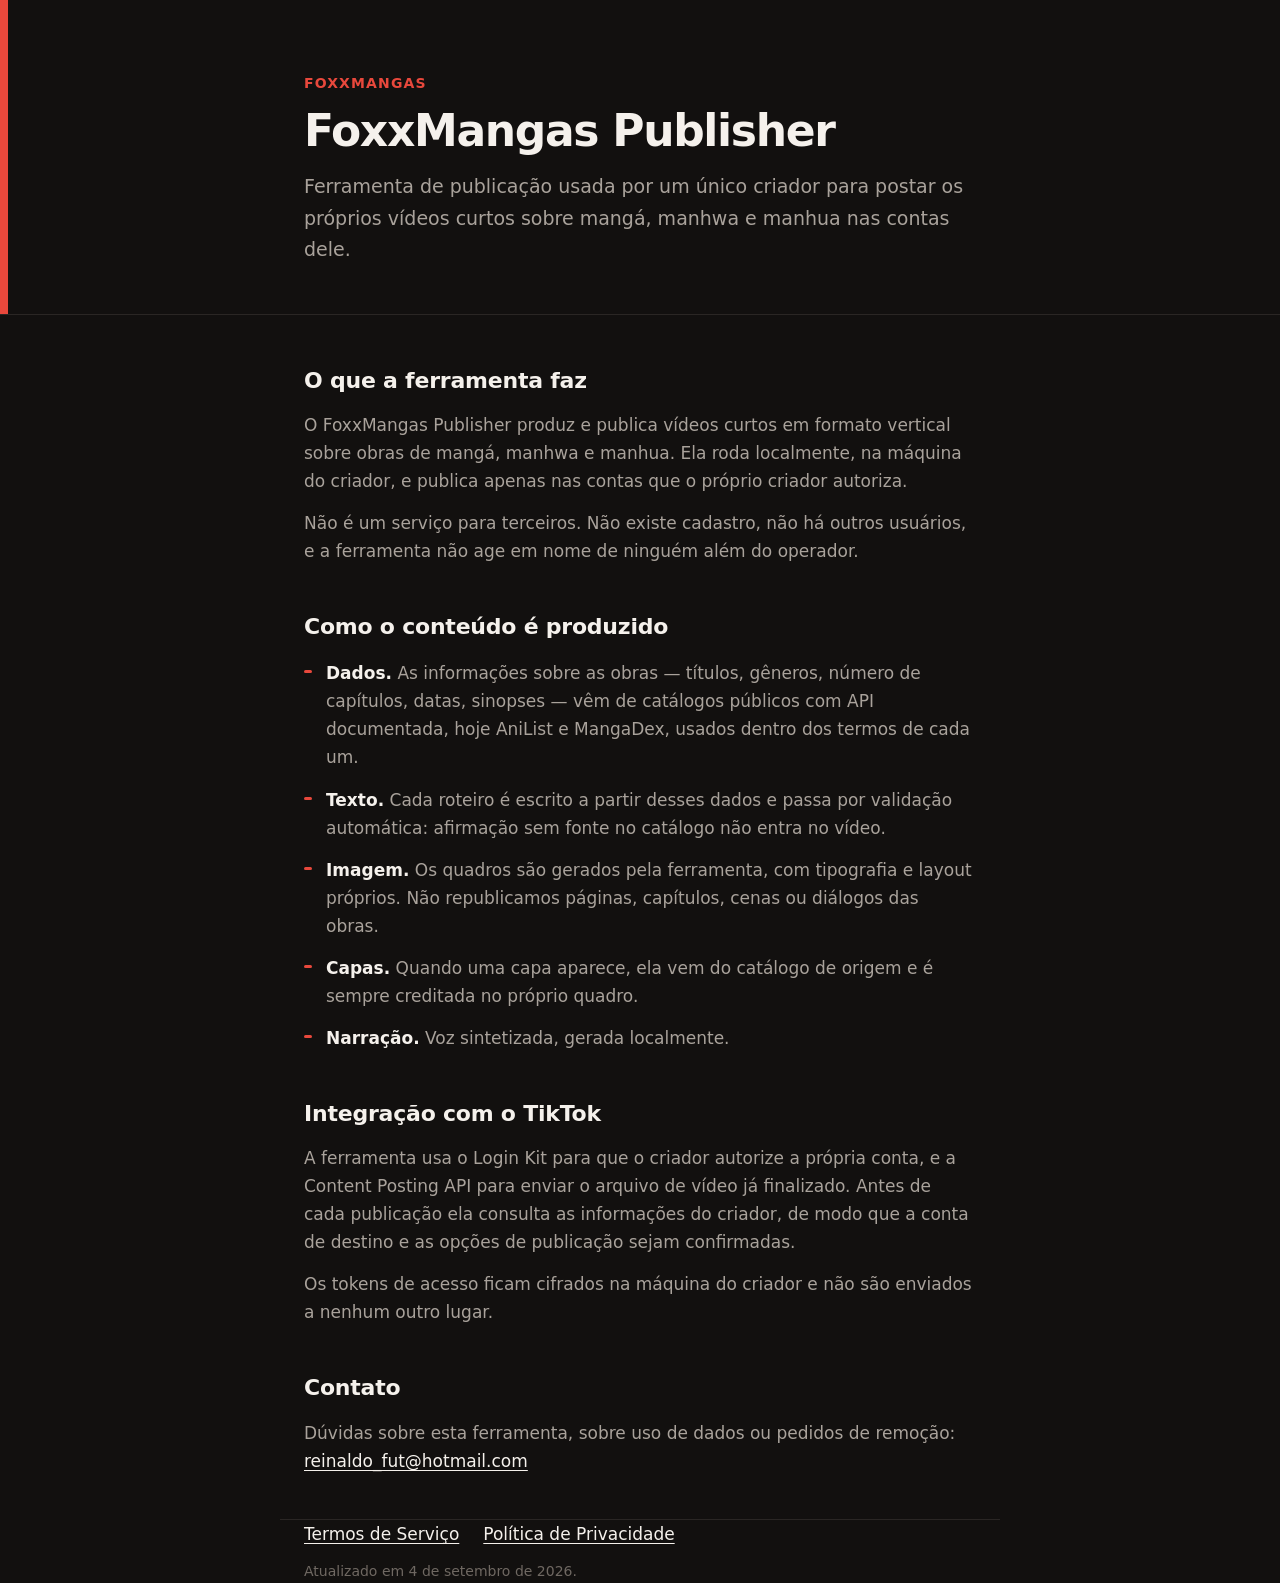
<file: index.html>
<!doctype html>
<html lang="pt-BR">
<head>
<meta charset="utf-8">
<meta name="viewport" content="width=device-width, initial-scale=1">
<title>FoxxMangas Publisher</title>
<link rel="stylesheet" href="style.css">
</head>
<body>

<header>
  <div class="rail"></div>
  <div class="wrap">
    <p class="eyebrow">FoxxMangas</p>
    <h1>FoxxMangas Publisher</h1>
    <p class="lead">
      Ferramenta de publicação usada por um único criador para postar os
      próprios vídeos curtos sobre mangá, manhwa e manhua nas contas dele.
    </p>
  </div>
</header>

<main class="wrap">

  <section>
    <h2>O que a ferramenta faz</h2>
    <p>
      O FoxxMangas Publisher produz e publica vídeos curtos em formato vertical
      sobre obras de mangá, manhwa e manhua. Ela roda localmente, na máquina do
      criador, e publica apenas nas contas que o próprio criador autoriza.
    </p>
    <p>
      Não é um serviço para terceiros. Não existe cadastro, não há outros
      usuários, e a ferramenta não age em nome de ninguém além do operador.
    </p>
  </section>

  <section>
    <h2>Como o conteúdo é produzido</h2>
    <ul>
      <li>
        <strong>Dados.</strong> As informações sobre as obras — títulos, gêneros,
        número de capítulos, datas, sinopses — vêm de catálogos públicos com API
        documentada, hoje AniList e MangaDex, usados dentro dos termos de cada um.
      </li>
      <li>
        <strong>Texto.</strong> Cada roteiro é escrito a partir desses dados e
        passa por validação automática: afirmação sem fonte no catálogo não entra
        no vídeo.
      </li>
      <li>
        <strong>Imagem.</strong> Os quadros são gerados pela ferramenta, com
        tipografia e layout próprios. Não republicamos páginas, capítulos,
        cenas ou diálogos das obras.
      </li>
      <li>
        <strong>Capas.</strong> Quando uma capa aparece, ela vem do catálogo de
        origem e é sempre creditada no próprio quadro.
      </li>
      <li>
        <strong>Narração.</strong> Voz sintetizada, gerada localmente.
      </li>
    </ul>
  </section>

  <section>
    <h2>Integração com o TikTok</h2>
    <p>
      A ferramenta usa o Login Kit para que o criador autorize a própria conta, e
      a Content Posting API para enviar o arquivo de vídeo já finalizado. Antes de
      cada publicação ela consulta as informações do criador, de modo que a conta
      de destino e as opções de publicação sejam confirmadas.
    </p>
    <p>
      Os tokens de acesso ficam cifrados na máquina do criador e não são enviados
      a nenhum outro lugar.
    </p>
  </section>

  <section>
    <h2>Contato</h2>
    <p>
      Dúvidas sobre esta ferramenta, sobre uso de dados ou pedidos de remoção:
      <a href="mailto:reinaldo_fut@hotmail.com">reinaldo_fut@hotmail.com</a>
    </p>
  </section>

</main>

<footer class="wrap">
  <nav>
    <a href="terms.html">Termos de Serviço</a>
    <a href="privacy.html">Política de Privacidade</a>
  </nav>
  <p class="fine">Atualizado em 4 de setembro de 2026.</p>
</footer>

</body>
</html>
</file>
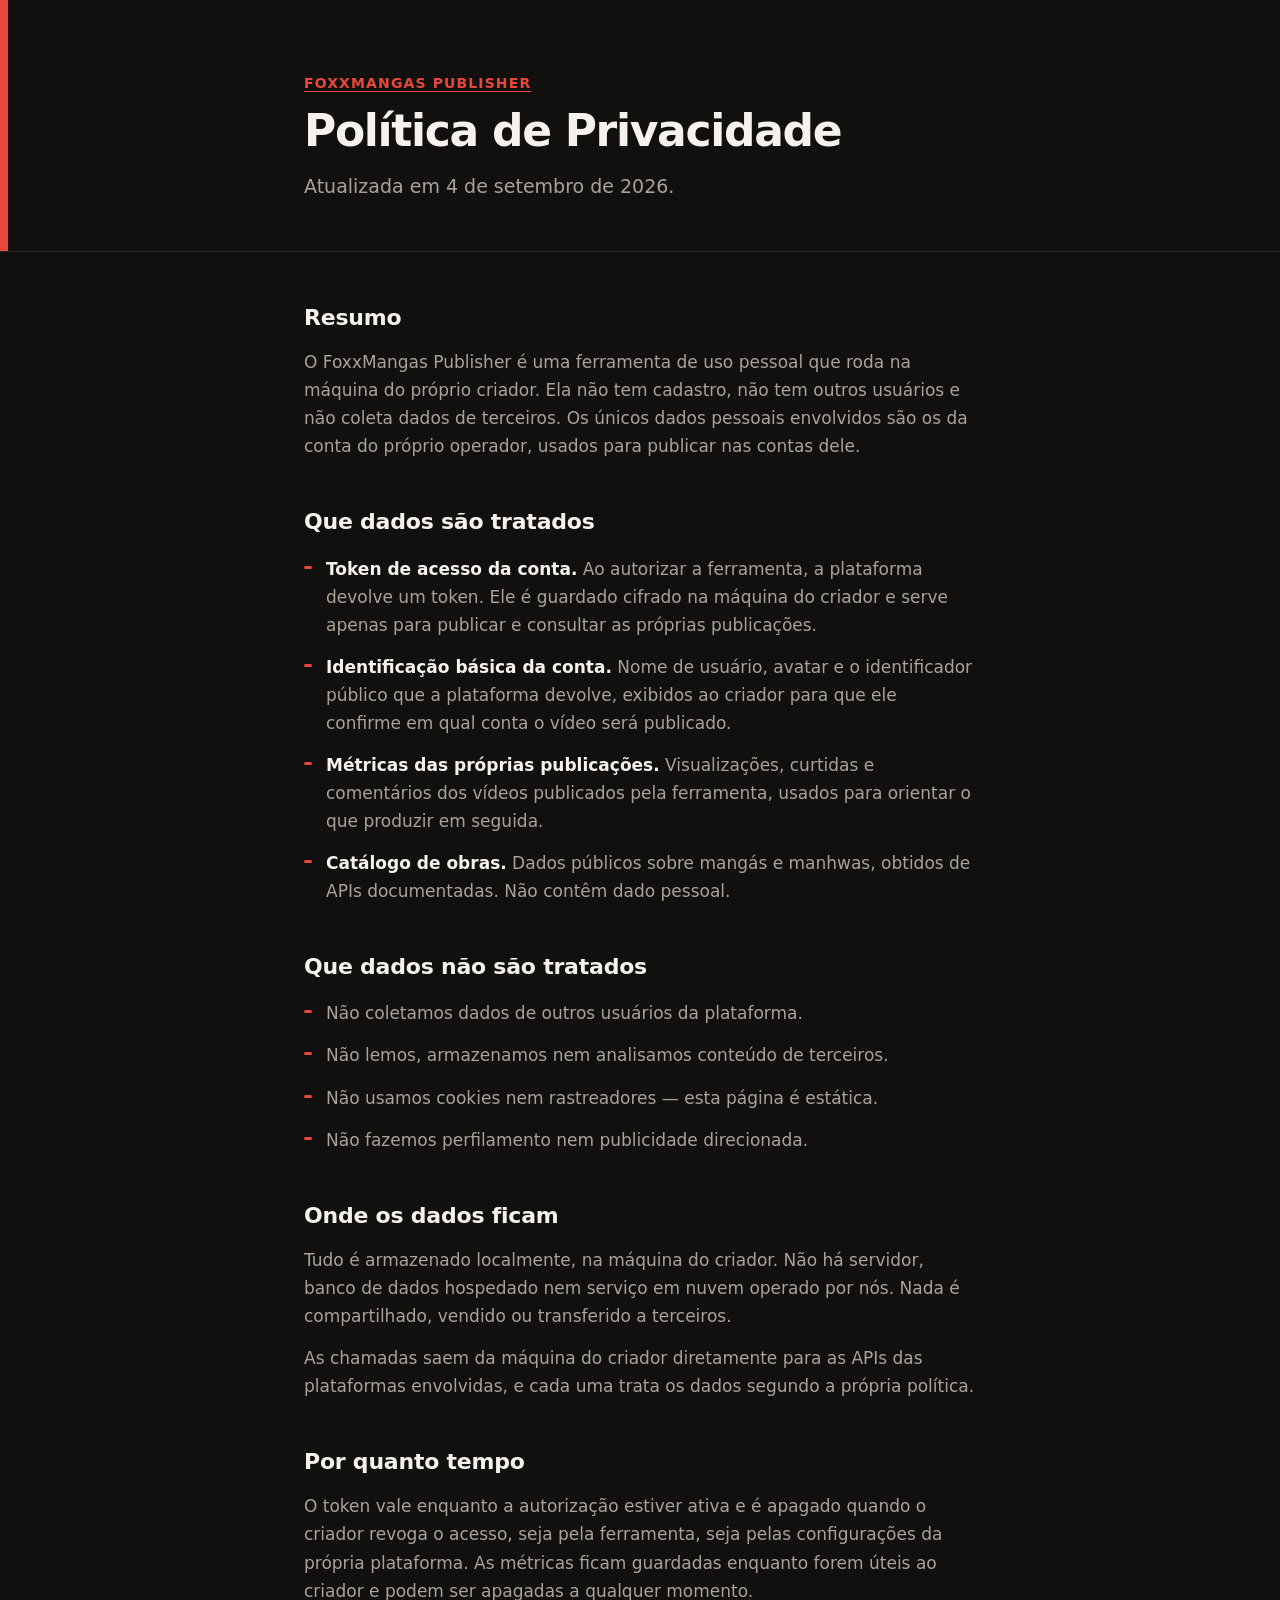
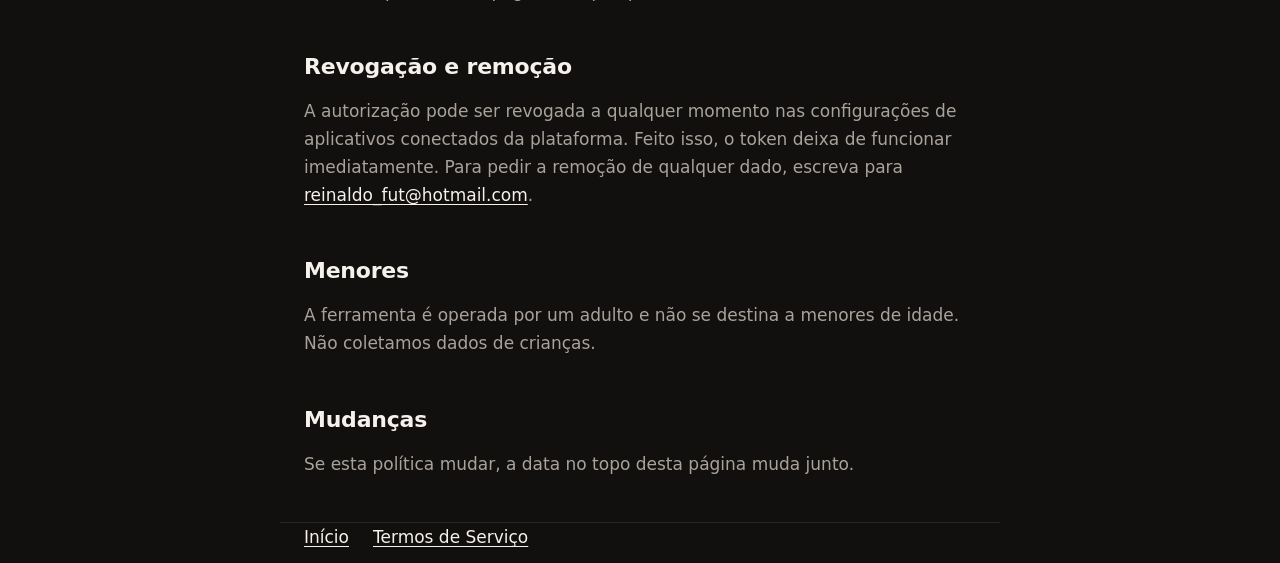
<file: privacy.html>
<!doctype html>
<html lang="pt-BR">
<head>
<meta charset="utf-8">
<meta name="viewport" content="width=device-width, initial-scale=1">
<title>Política de Privacidade — FoxxMangas Publisher</title>
<link rel="stylesheet" href="style.css">
</head>
<body>

<header>
  <div class="rail"></div>
  <div class="wrap">
    <p class="eyebrow"><a href="index.html">FoxxMangas Publisher</a></p>
    <h1>Política de Privacidade</h1>
    <p class="lead">Atualizada em 4 de setembro de 2026.</p>
  </div>
</header>

<main class="wrap">

  <section>
    <h2>Resumo</h2>
    <p>
      O FoxxMangas Publisher é uma ferramenta de uso pessoal que roda na máquina
      do próprio criador. Ela não tem cadastro, não tem outros usuários e não
      coleta dados de terceiros. Os únicos dados pessoais envolvidos são os da
      conta do próprio operador, usados para publicar nas contas dele.
    </p>
  </section>

  <section>
    <h2>Que dados são tratados</h2>
    <ul>
      <li>
        <strong>Token de acesso da conta.</strong> Ao autorizar a ferramenta, a
        plataforma devolve um token. Ele é guardado cifrado na máquina do
        criador e serve apenas para publicar e consultar as próprias
        publicações.
      </li>
      <li>
        <strong>Identificação básica da conta.</strong> Nome de usuário, avatar
        e o identificador público que a plataforma devolve, exibidos ao criador
        para que ele confirme em qual conta o vídeo será publicado.
      </li>
      <li>
        <strong>Métricas das próprias publicações.</strong> Visualizações,
        curtidas e comentários dos vídeos publicados pela ferramenta, usados
        para orientar o que produzir em seguida.
      </li>
      <li>
        <strong>Catálogo de obras.</strong> Dados públicos sobre mangás e
        manhwas, obtidos de APIs documentadas. Não contêm dado pessoal.
      </li>
    </ul>
  </section>

  <section>
    <h2>Que dados não são tratados</h2>
    <ul>
      <li>Não coletamos dados de outros usuários da plataforma.</li>
      <li>Não lemos, armazenamos nem analisamos conteúdo de terceiros.</li>
      <li>Não usamos cookies nem rastreadores — esta página é estática.</li>
      <li>Não fazemos perfilamento nem publicidade direcionada.</li>
    </ul>
  </section>

  <section>
    <h2>Onde os dados ficam</h2>
    <p>
      Tudo é armazenado localmente, na máquina do criador. Não há servidor,
      banco de dados hospedado nem serviço em nuvem operado por nós. Nada é
      compartilhado, vendido ou transferido a terceiros.
    </p>
    <p>
      As chamadas saem da máquina do criador diretamente para as APIs das
      plataformas envolvidas, e cada uma trata os dados segundo a própria
      política.
    </p>
  </section>

  <section>
    <h2>Por quanto tempo</h2>
    <p>
      O token vale enquanto a autorização estiver ativa e é apagado quando o
      criador revoga o acesso, seja pela ferramenta, seja pelas configurações da
      própria plataforma. As métricas ficam guardadas enquanto forem úteis ao
      criador e podem ser apagadas a qualquer momento.
    </p>
  </section>

  <section>
    <h2>Revogação e remoção</h2>
    <p>
      A autorização pode ser revogada a qualquer momento nas configurações de
      aplicativos conectados da plataforma. Feito isso, o token deixa de
      funcionar imediatamente. Para pedir a remoção de qualquer dado, escreva
      para <a href="mailto:reinaldo_fut@hotmail.com">reinaldo_fut@hotmail.com</a>.
    </p>
  </section>

  <section>
    <h2>Menores</h2>
    <p>
      A ferramenta é operada por um adulto e não se destina a menores de idade.
      Não coletamos dados de crianças.
    </p>
  </section>

  <section>
    <h2>Mudanças</h2>
    <p>
      Se esta política mudar, a data no topo desta página muda junto.
    </p>
  </section>

</main>

<footer class="wrap">
  <nav>
    <a href="index.html">Início</a>
    <a href="terms.html">Termos de Serviço</a>
  </nav>
</footer>

</body>
</html>
</file>
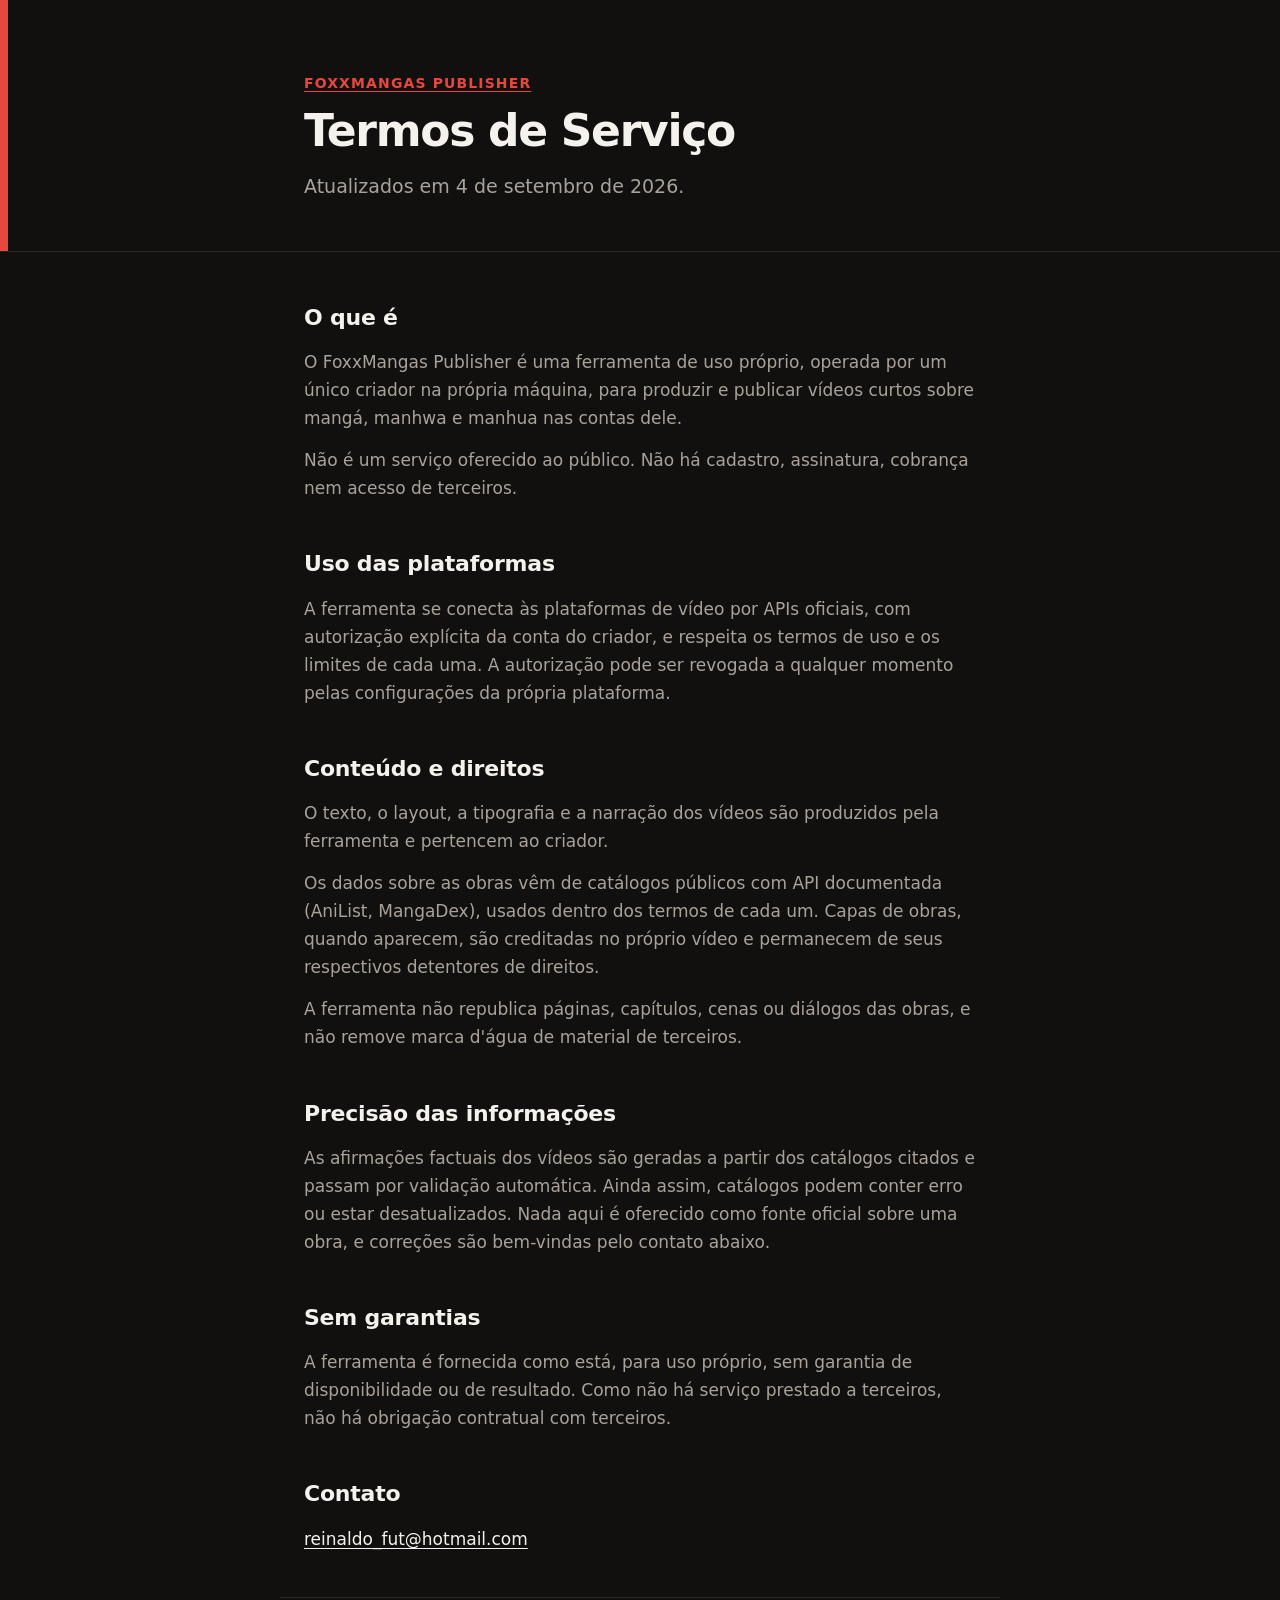
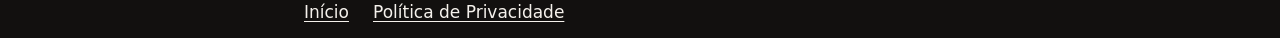
<file: terms.html>
<!doctype html>
<html lang="pt-BR">
<head>
<meta charset="utf-8">
<meta name="viewport" content="width=device-width, initial-scale=1">
<title>Termos de Serviço — FoxxMangas Publisher</title>
<link rel="stylesheet" href="style.css">
</head>
<body>

<header>
  <div class="rail"></div>
  <div class="wrap">
    <p class="eyebrow"><a href="index.html">FoxxMangas Publisher</a></p>
    <h1>Termos de Serviço</h1>
    <p class="lead">Atualizados em 4 de setembro de 2026.</p>
  </div>
</header>

<main class="wrap">

  <section>
    <h2>O que é</h2>
    <p>
      O FoxxMangas Publisher é uma ferramenta de uso próprio, operada por um
      único criador na própria máquina, para produzir e publicar vídeos curtos
      sobre mangá, manhwa e manhua nas contas dele.
    </p>
    <p>
      Não é um serviço oferecido ao público. Não há cadastro, assinatura,
      cobrança nem acesso de terceiros.
    </p>
  </section>

  <section>
    <h2>Uso das plataformas</h2>
    <p>
      A ferramenta se conecta às plataformas de vídeo por APIs oficiais, com
      autorização explícita da conta do criador, e respeita os termos de uso e
      os limites de cada uma. A autorização pode ser revogada a qualquer momento
      pelas configurações da própria plataforma.
    </p>
  </section>

  <section>
    <h2>Conteúdo e direitos</h2>
    <p>
      O texto, o layout, a tipografia e a narração dos vídeos são produzidos pela
      ferramenta e pertencem ao criador.
    </p>
    <p>
      Os dados sobre as obras vêm de catálogos públicos com API documentada
      (AniList, MangaDex), usados dentro dos termos de cada um. Capas de obras,
      quando aparecem, são creditadas no próprio vídeo e permanecem de seus
      respectivos detentores de direitos.
    </p>
    <p>
      A ferramenta não republica páginas, capítulos, cenas ou diálogos das obras,
      e não remove marca d'água de material de terceiros.
    </p>
  </section>

  <section>
    <h2>Precisão das informações</h2>
    <p>
      As afirmações factuais dos vídeos são geradas a partir dos catálogos citados
      e passam por validação automática. Ainda assim, catálogos podem conter erro
      ou estar desatualizados. Nada aqui é oferecido como fonte oficial sobre uma
      obra, e correções são bem-vindas pelo contato abaixo.
    </p>
  </section>

  <section>
    <h2>Sem garantias</h2>
    <p>
      A ferramenta é fornecida como está, para uso próprio, sem garantia de
      disponibilidade ou de resultado. Como não há serviço prestado a terceiros,
      não há obrigação contratual com terceiros.
    </p>
  </section>

  <section>
    <h2>Contato</h2>
    <p>
      <a href="mailto:reinaldo_fut@hotmail.com">reinaldo_fut@hotmail.com</a>
    </p>
  </section>

</main>

<footer class="wrap">
  <nav>
    <a href="index.html">Início</a>
    <a href="privacy.html">Política de Privacidade</a>
  </nav>
</footer>

</body>
</html>
</file>
<file: style.css>
/* Mesma linguagem visual dos quadros do Short: fundo escuro, faixa vermelha,
   tipografia pesada. A auditoria abre estas páginas, e coerência entre o app,
   o ícone e o site é parte do que ela olha. */

:root {
  --preto: #12100f;
  --creme: #f5f1ec;
  --vermelho: #e8483c;
  --suave: #a9a29b;
  --linha: #2a2624;
}

* { margin: 0; padding: 0; box-sizing: border-box; }

body {
  background: var(--preto);
  color: var(--creme);
  font-family: system-ui, -apple-system, "Segoe UI", Roboto, sans-serif;
  font-size: 17px;
  line-height: 1.65;
  -webkit-font-smoothing: antialiased;
}

.wrap {
  max-width: 720px;
  margin: 0 auto;
  padding: 0 24px;
}

header {
  position: relative;
  padding: 72px 0 48px;
  border-bottom: 1px solid var(--linha);
  margin-bottom: 48px;
}

.rail {
  position: absolute;
  left: 0;
  top: 0;
  width: 8px;
  height: 100%;
  background: var(--vermelho);
}

.eyebrow {
  font-size: 14px;
  font-weight: 600;
  letter-spacing: 0.08em;
  text-transform: uppercase;
  color: var(--vermelho);
  margin-bottom: 12px;
}

.eyebrow a { color: inherit; }

h1 {
  font-size: 44px;
  font-weight: 800;
  letter-spacing: -0.03em;
  line-height: 1.1;
  margin-bottom: 16px;
}

h2 {
  font-size: 22px;
  font-weight: 700;
  letter-spacing: -0.01em;
  margin-bottom: 12px;
}

.lead {
  font-size: 19px;
  color: var(--suave);
  max-width: 56ch;
}

section { margin-bottom: 44px; }
section p + p { margin-top: 14px; }

ul {
  list-style: none;
  margin-top: 14px;
}

li {
  position: relative;
  padding-left: 22px;
  margin-bottom: 14px;
  color: var(--suave);
}

li::before {
  content: "";
  position: absolute;
  left: 0;
  top: 11px;
  width: 8px;
  height: 3px;
  border-radius: 99px;
  background: var(--vermelho);
}

li strong { color: var(--creme); font-weight: 600; }

p { color: var(--suave); }
section h2 + p { margin-top: 0; }

a { color: var(--creme); text-decoration: underline; text-underline-offset: 3px; }
a:hover { color: var(--vermelho); }

footer {
  border-top: 1px solid var(--linha);
  padding: 32px 0 72px;
  margin-top: 24px;
}

footer nav {
  display: flex;
  gap: 24px;
  flex-wrap: wrap;
  margin-bottom: 12px;
}

.fine { font-size: 14px; color: #6f6862; }

@media (max-width: 560px) {
  h1 { font-size: 34px; }
  header { padding: 48px 0 36px; }
}
</file>
